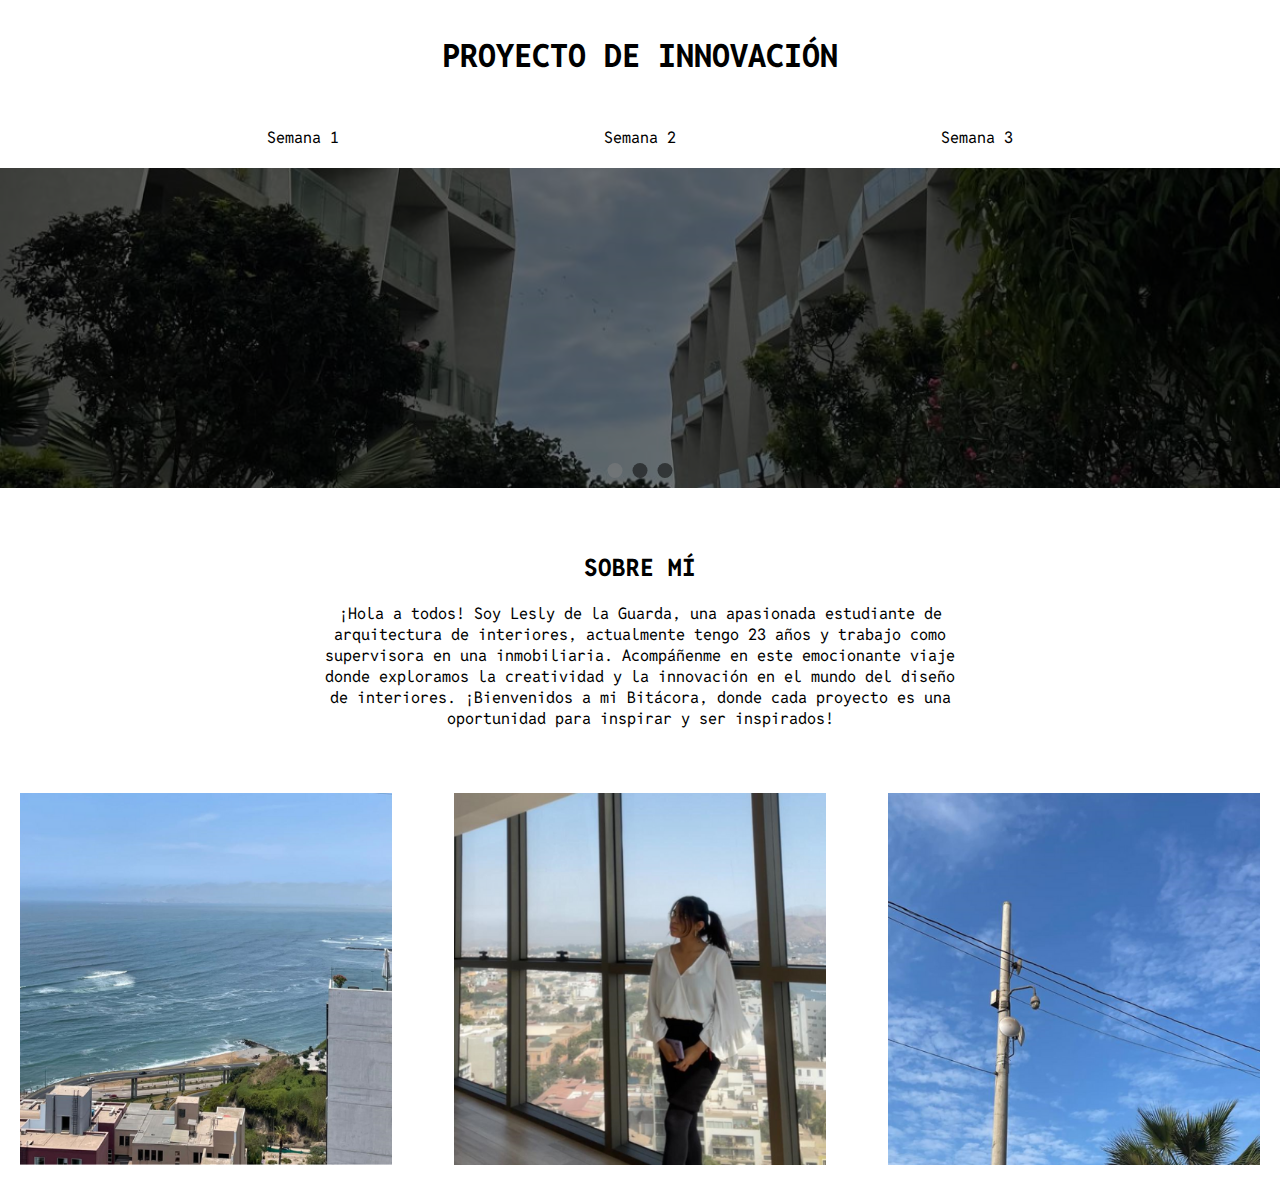
<file: index.html>
<!DOCTYPE html>
<html lang="es">

<head>
    <meta charset="UTF-8">
    <meta name="viewport" content="width=device-width, initial-scale=1.0">
    <title>Proyecto de Innovación</title>
    <link rel="stylesheet" href="styles.css">
    <link rel="preconnect" href="https://fonts.googleapis.com">
    <link rel="preconnect" href="https://fonts.gstatic.com" crossorigin>
    <link href="https://fonts.googleapis.com/css2?family=Reddit+Mono:wght@200..900&display=swap" rel="stylesheet">
</head>

<body>
    <header>
        <div class="container">
            <h1>PROYECTO DE INNOVACIÓN</h1>
            <nav>
                <ul>
                    <li><a href="./sem1.html">Semana 1</a></li>
                    <li><a href="./sem2.html">Semana 2</a></li>
                    <li><a href="./sem3.html">Semana 3</a></li>
                </ul>
            </nav>
        </div>
    </header>
    <main>
        <div class="carousel">
            <input type="radio" id="slide1" name="slides" checked>
            <input type="radio" id="slide2" name="slides">
            <input type="radio" id="slide3" name="slides">
            <div class="slides">
                <div class="slide slide1">
                    <img src="./img/index_large.png" alt="Slide 1">
                </div>
                <div class="slide slide2">
                    <img src="./img/index_large_2.png" alt="Slide 2">
                </div>
                <div class="slide slide3">
                    <img src="./img/index_large_3.png" alt="Slide 3">
                </div>
            </div>
            <div class="navigation">
                <label for="slide1"></label>
                <label for="slide2"></label>
                <label for="slide3"></label>
            </div>
        </div>
        
        <div class="sobremi">
            <h2>SOBRE MÍ</h2>
            <div class="description">
                <p>¡Hola a todos! Soy Lesly de la Guarda, una apasionada estudiante de arquitectura de interiores,
                    actualmente tengo 23 años y trabajo como supervisora en una inmobiliaria. Acompáñenme en este
                    emocionante viaje donde exploramos la creatividad y la innovación en el mundo del diseño de
                    interiores. ¡Bienvenidos a mi Bitácora, donde cada proyecto es una oportunidad para inspirar y ser
                    inspirados!</p>
            </div>
        </div>

        <div class="gallery">
            <img src="./img/index_1.png" alt="Imagen 1">
            <img src="./img/index_2.png" alt="Imagen 2">
            <img src="./img/index_3.png" alt="Imagen 3">
        </div>
    </main>
</body>
<script>
    // Función para cambiar automáticamente el slide cada 3 segundos
    setInterval(() => {
        // Obtener todos los radios de entrada del grupo
        const slides = document.querySelectorAll('input[name="slides"]');
        // Obtener el input radio actualmente seleccionado
        const currentSlide = document.querySelector('input[name="slides"]:checked');
        // Obtener el índice del slide actual
        const currentIndex = Array.from(slides).indexOf(currentSlide);
        // Obtener el índice del próximo slide
        const nextIndex = (currentIndex + 1) % slides.length;
        // Seleccionar el próximo slide
        slides[nextIndex].checked = true;
    }, 2500); // Cambiar cada 3 segundos
</script>

</html>
</file>
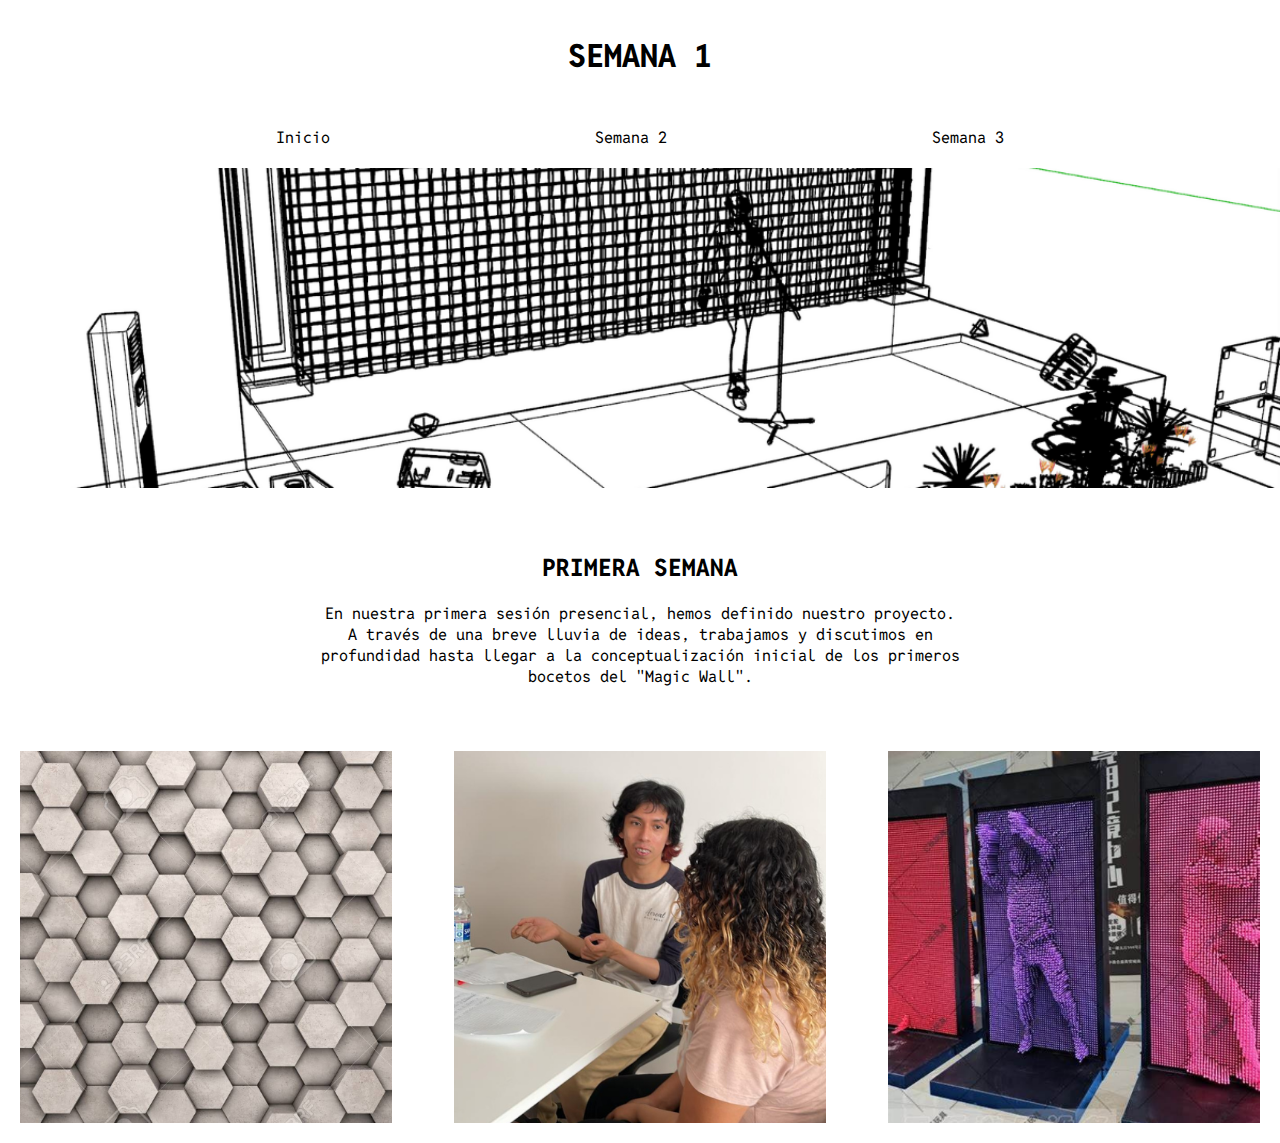
<file: sem1.html>
<!DOCTYPE html>
<html lang="es">

<head>
    <meta charset="UTF-8">
    <meta name="viewport" content="width=device-width, initial-scale=1.0">
    <title>Proyecto de Innovación</title>
    <link rel="stylesheet" href="styles.css">
    <link rel="preconnect" href="https://fonts.googleapis.com">
    <link rel="preconnect" href="https://fonts.gstatic.com" crossorigin>
    <link href="https://fonts.googleapis.com/css2?family=Reddit+Mono:wght@200..900&display=swap" rel="stylesheet">
</head>

<body>
    <header>
        <div class="container">
            <h1>SEMANA 1</h1>
            <nav>
                <ul>
                    <li><a href="./index.html">Inicio</a></li>
                    <li><a href="./sem2.html">Semana 2</a></li>
                    <li><a href="./sem3.html">Semana 3</a></li>
                </ul>
            </nav>
        </div>
    </header>
    <main>
        <img src="./img/sem_1_large.png" alt="Imagen de muestra">
        <div class="sobremi">
            <h2>PRIMERA SEMANA</h2>
            <div class="description">
                <p>En nuestra primera sesión presencial, hemos definido nuestro proyecto. A través de una breve lluvia
                    de ideas, trabajamos y discutimos en profundidad hasta llegar a la conceptualización inicial de los
                    primeros bocetos del "Magic Wall".</p>
            </div>
        </div>

        <div class="gallery">
            <img src="./img/sem_1_1.png" alt="Imagen 1">
            <img src="./img/sem_1_2.png" alt="Imagen 2">
            <img src="./img/sem_1_3.png" alt="Imagen 3">
        </div>
    </main>
</body>

</html>
</file>
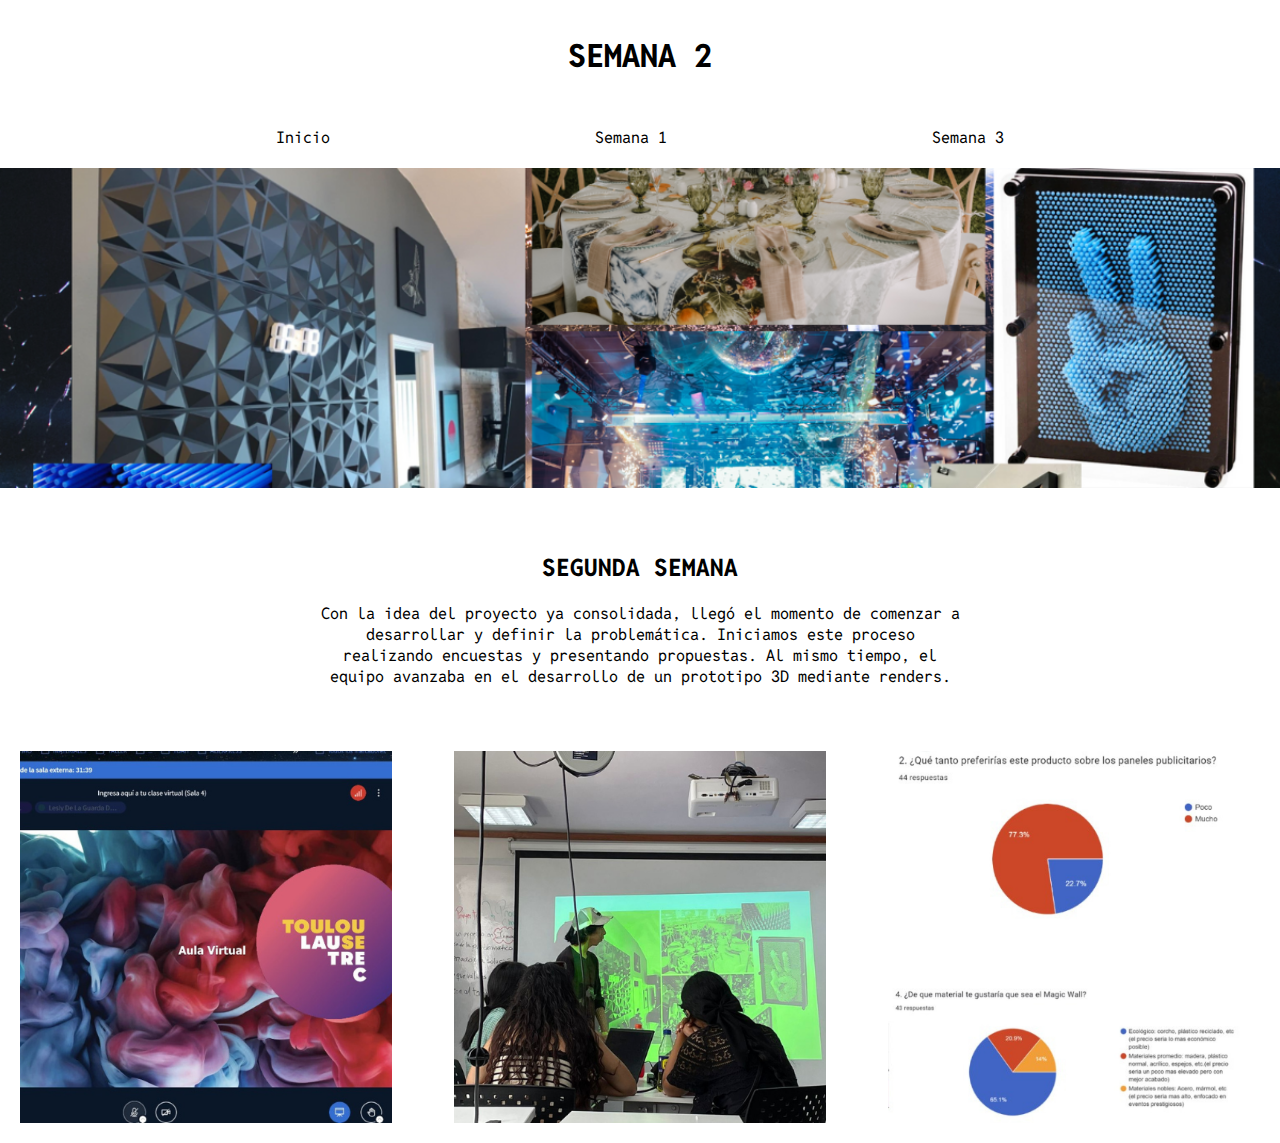
<file: sem2.html>
<!DOCTYPE html>
<html lang="es">

<head>
    <meta charset="UTF-8">
    <meta name="viewport" content="width=device-width, initial-scale=1.0">
    <title>Proyecto de Innovación</title>
    <link rel="stylesheet" href="styles.css">
    <link rel="preconnect" href="https://fonts.googleapis.com">
    <link rel="preconnect" href="https://fonts.gstatic.com" crossorigin>
    <link href="https://fonts.googleapis.com/css2?family=Reddit+Mono:wght@200..900&display=swap" rel="stylesheet">
</head>

<body>
    <header>
        <div class="container">
            <h1>SEMANA 2</h1>
            <nav>
                <ul>
                    <li><a href="./index.html">Inicio</a></li>
                    <li><a href="./sem1.html">Semana 1</a></li>
                    <li><a href="./sem3.html">Semana 3</a></li>
                </ul>
            </nav>
        </div>
    </header>
    <main>
        <img src="./img/sem_2_large.png" alt="Imagen de muestra">
        <div class="sobremi">
            <h2>SEGUNDA SEMANA</h2>
            <div class="description">
                <p>Con la idea del proyecto ya consolidada, llegó el momento de comenzar a desarrollar y definir la
                    problemática. Iniciamos este proceso realizando encuestas y presentando propuestas. Al mismo tiempo,
                    el equipo avanzaba en el desarrollo de un prototipo 3D mediante renders.
                </p>
            </div>
        </div>

        <div class="gallery">
            <img src="./img/sem_2_1.png" alt="Imagen 1">
            <img src="./img/sem_2_2.png" alt="Imagen 2">
            <img src="./img/sem_2_3.png" alt="Imagen 3">
        </div>
    </main>
</body>

</html>
</file>
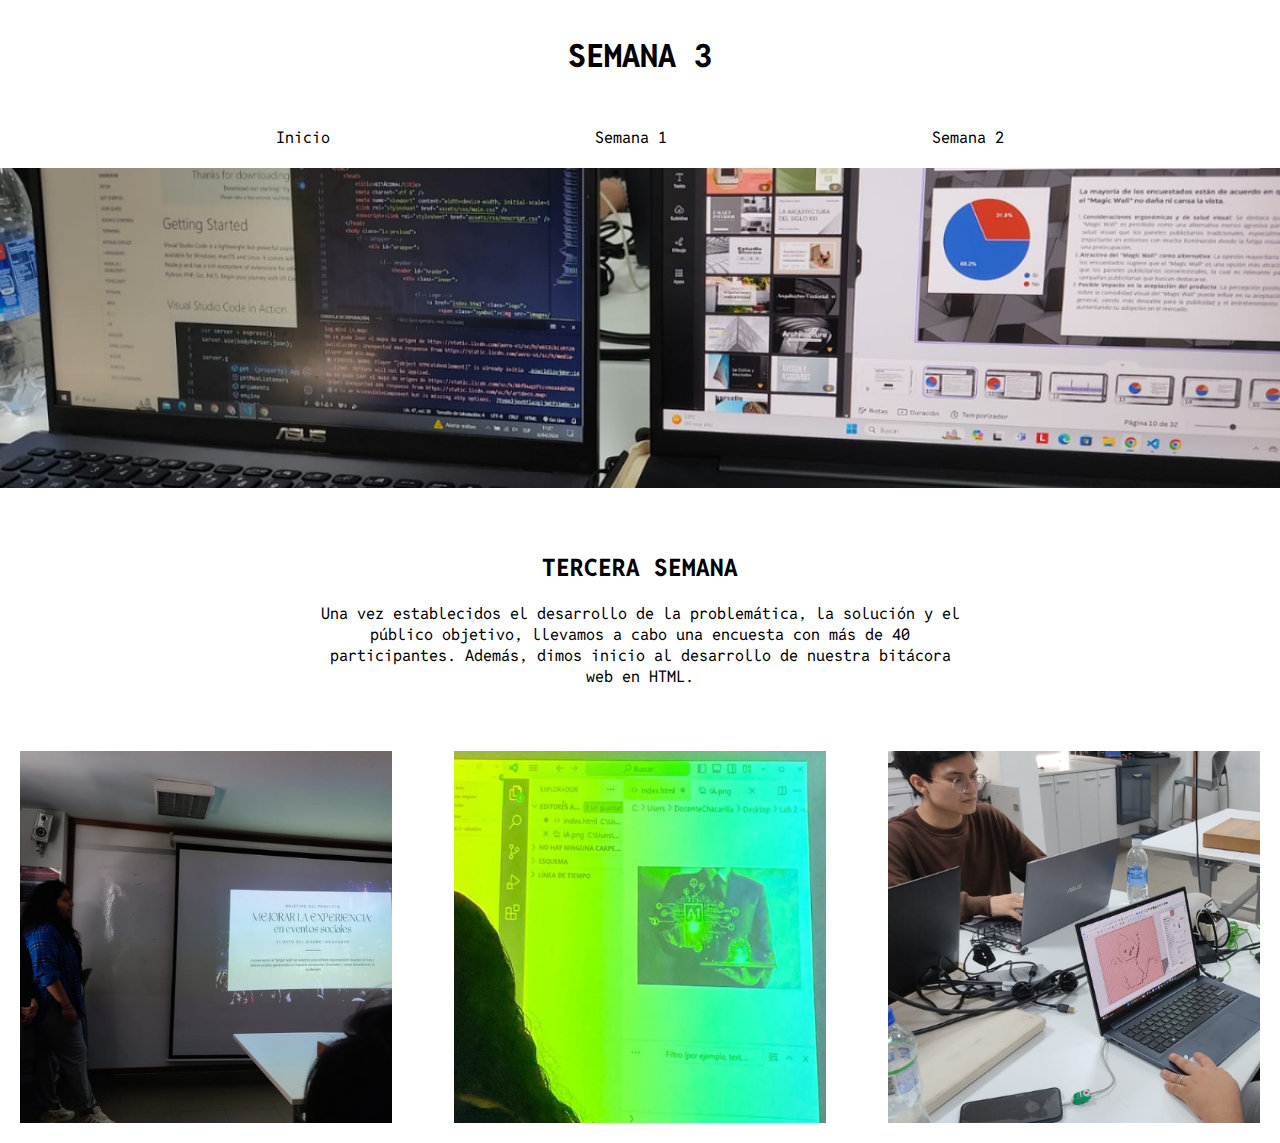
<file: sem3.html>
<!DOCTYPE html>
<html lang="es">

<head>
    <meta charset="UTF-8">
    <meta name="viewport" content="width=device-width, initial-scale=1.0">
    <title>Proyecto de Innovación</title>
    <link rel="stylesheet" href="styles.css">
    <link rel="preconnect" href="https://fonts.googleapis.com">
    <link rel="preconnect" href="https://fonts.gstatic.com" crossorigin>
    <link href="https://fonts.googleapis.com/css2?family=Reddit+Mono:wght@200..900&display=swap" rel="stylesheet">
</head>

<body>
    <header>
        <div class="container">
            <h1>SEMANA 3</h1>
            <nav>
                <ul>
                    <li><a href="./index.html">Inicio</a></li>
                    <li><a href="./sem1.html">Semana 1</a></li>
                    <li><a href="./sem2.html">Semana 2</a></li>
                </ul>
            </nav>
        </div>
    </header>
    <main>
        <img src="./img/sem_3_large.png" alt="Imagen de muestra">
        <div class="sobremi">
            <h2>TERCERA SEMANA</h2>
            <div class="description">
                <p>Una vez establecidos el desarrollo de la problemática, la solución y el público objetivo, llevamos a
                    cabo una encuesta con más de 40 participantes. Además, dimos inicio al desarrollo de nuestra
                    bitácora web en HTML.</p>
            </div>
        </div>

        <div class="gallery">
            <img src="./img/sem_3_1.png" alt="Imagen 1">
            <img src="./img/sem_3_3.png" alt="Imagen 2">
            <img src="./img/sem_3_2.png" alt="Imagen 3">
        </div>
    </main>
</body>

</html>
</file>
<file: styles.css>
body {
    margin: 0;
    font-family: "Reddit Mono", monospace;
    font-optical-sizing: auto;
    font-style: normal;
}


header {
    background-color: #ffffff; /* Cambiar el color de fondo a blanco */
    padding: 20px 0;
    text-align: center;
    font-family: "Reddit Mono", monospace;
}

header h1 {
    margin-top: 15px;
    color: #000000; /* Cambiar el color del texto */
}

nav {
    margin-top: 4%;
    background-color:  #ffffff; /* Cambiar el color de fondo del nav */
}

nav ul {
    list-style-type: none;
    padding: 0;
    margin: 0; /* Eliminar el margen predeterminado */
}

nav ul li {
    display: inline;
    margin: 0 10%;
}

nav ul li a {
    color: #000000;
    text-decoration: none;
}

main img {
    width: 100%;
    display: block;
}

main h2,p {
    text-align: center;
}

.gallery {
    display: flex;
    justify-content: space-between;
    margin: 20px;
}

.gallery img {
    width: 30%; 
    transition: transform 0.3s ease, box-shadow 0.3s ease;
}
.gallery img:hover {
    transform: scale(1.1); /* Hacer la imagen un poco más grande al pasar el cursor sobre ella */
    box-shadow: 0px 0px 10px rgba(0, 0, 0, 0.3); /* Agregar sombra */
}
.description{
    width: 50%;
    text-align: center;
    margin: 0 auto;
}

.sobremi{
    margin: 5% auto;
}

.carousel {
    position: relative;
    max-width: 100%;
    overflow: hidden;
}

.carousel::before {
    content: "";
    position: absolute;
    top: 0;
    left: 0;
    width: 100%;
    height: 100%;
    background-color: rgba(0, 0, 0, 0.5); /* Color negro con transparencia */
    z-index: 1; /* Asegura que la capa esté encima del carrusel */
}

.slides {
    display: flex;
    transition: transform 0.5s ease;
    z-index: 2; /* Asegura que los slides estén encima de la capa */
}

.slide {
    flex: 0 0 100%;
}

img {
    width: 100%;
    height: auto;
}

.navigation {
    position: absolute;
    bottom: 10px;
    left: 50%;
    transform: translateX(-50%);
    display: flex;
}

.navigation label {
    cursor: pointer;
    width: 15px;
    height: 15px;
    background-color: rgba(0, 0, 0, 0.5);
    margin: 0 5px;
    border-radius: 50%;
}

input[type="radio"] {
    display: none;
}

#slide1:checked ~ .slides {
    transform: translateX(0%);
}

#slide2:checked ~ .slides {
    transform: translateX(-100%);
}

#slide3:checked ~ .slides {
    transform: translateX(-200%);
}

#slide1:checked ~ .navigation label[for="slide1"],
#slide2:checked ~ .navigation label[for="slide2"],
#slide3:checked ~ .navigation label[for="slide3"] {
    background-color: rgba(255, 255, 255, 0.5);
}

#slide1:checked ~ #slide3:checked ~ .slides {
    transition: none;
    transform: translateX(0%);
}
</file>
